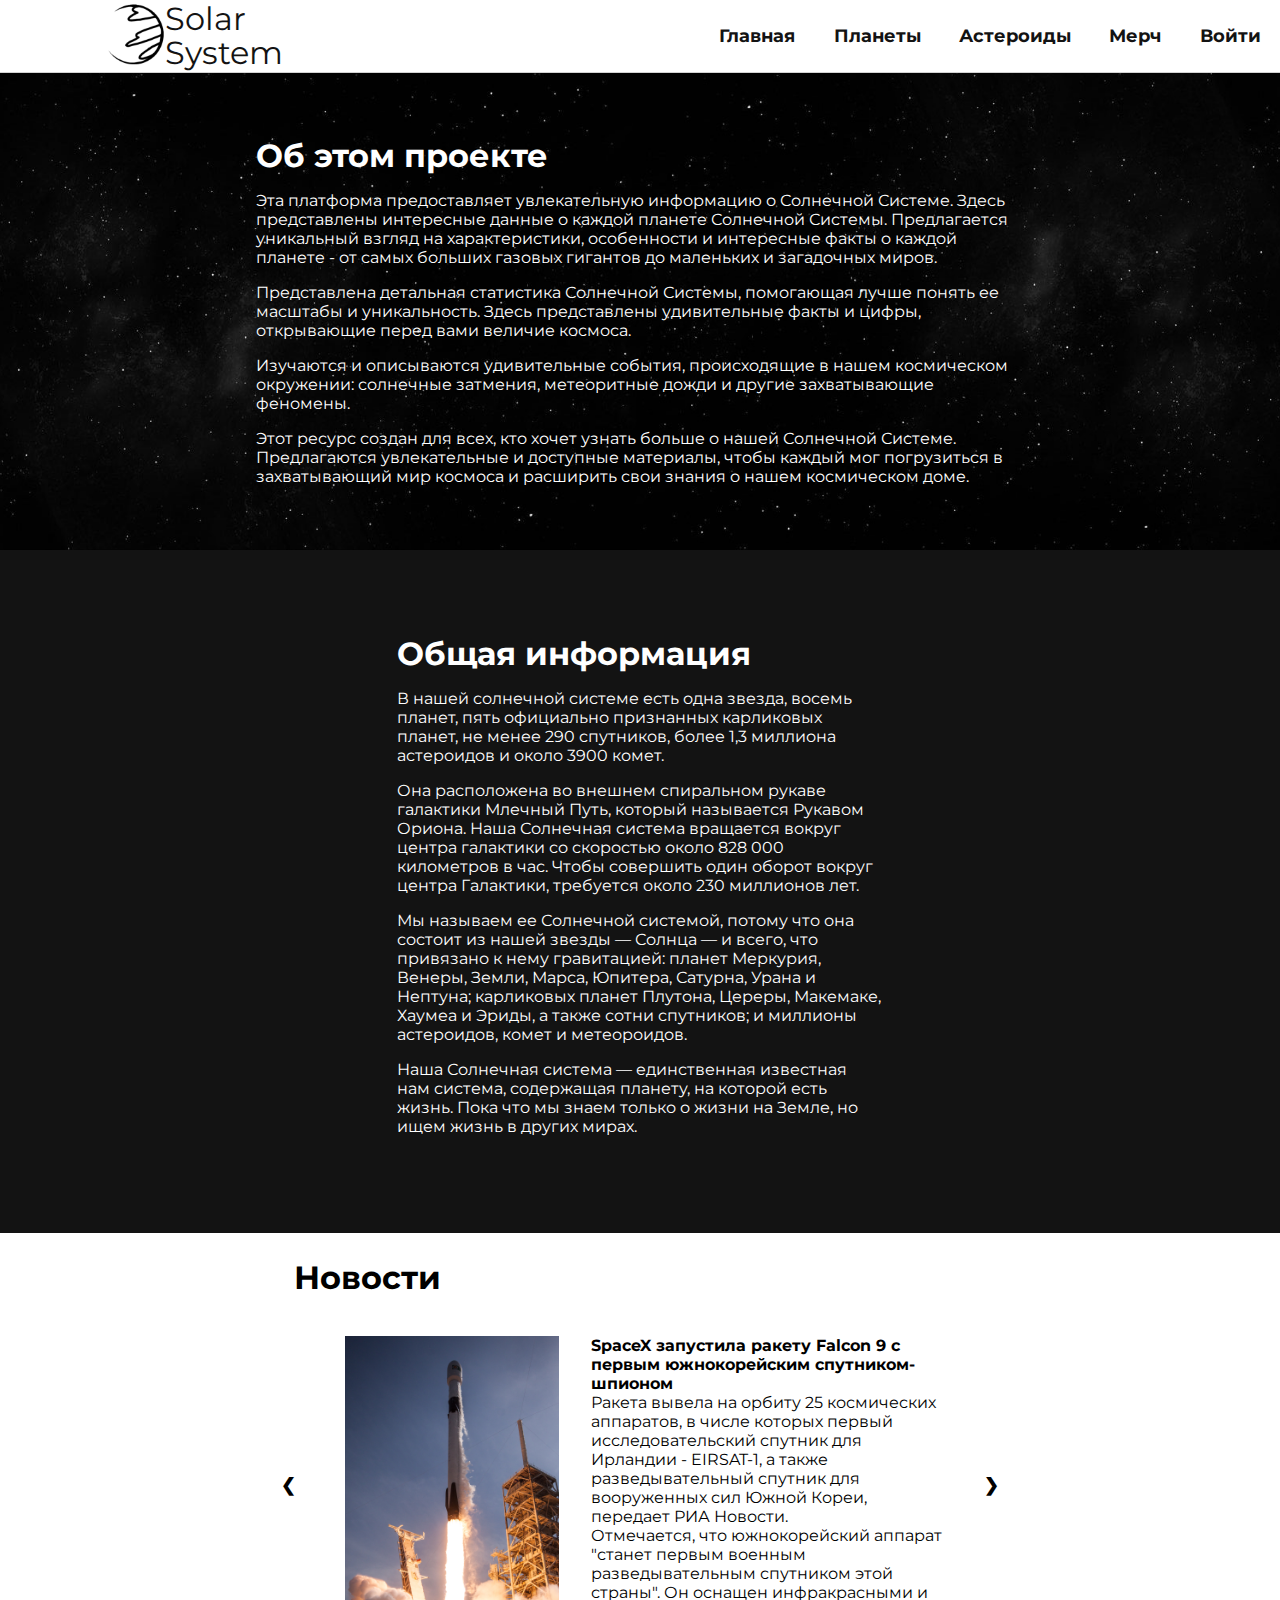
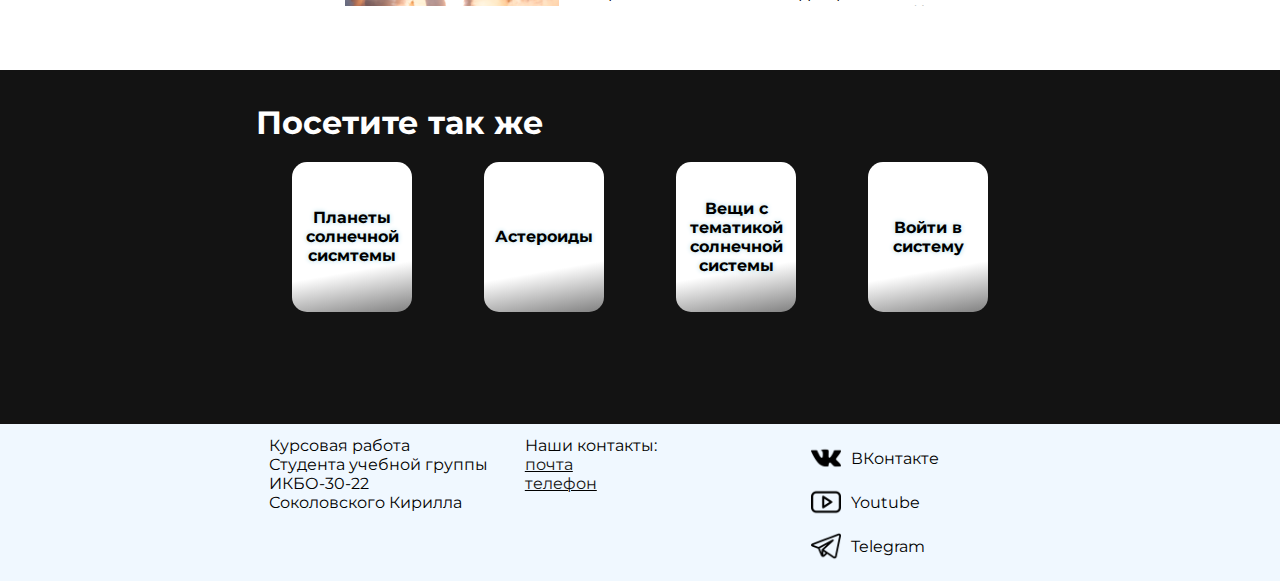
<file: index.html>
<!DOCTYPE html>
<html>
    <head>
        <link rel="preconnect" href="https://fonts.googleapis.com">
        <link rel="preconnect" href="https://fonts.gstatic.com" crossorigin>
        <link href="https://fonts.googleapis.com/css2?family=Montserrat:wght@400;800&display=swap" rel="stylesheet">
        <script src="index.js"></script>
        <script src="burger.js"></script>
        <link rel="stylesheet" href="hf.css">
        <link rel="stylesheet" href="index.css">
        <title>Solar system</title>
        <link rel="icon" href="favicon.ico" sizes="any">
    </head>
    <body onload="afterLoad()">
        <div class="page">
            <!-- Хедер -->
            <header>
                <a href="./index.html" class="logo"><img src="./img/logo.png" alt="LOGO" ><p>Solar<br>System</p></a>
                <ul class="nav">
                    <li><a href="./index.html">Главная</a></li>
                    <li><a href="./planets.html">Планеты</a></li>
                    <li><a href="./asteroids.html">Астероиды</a></li>
                    <li><a href="./merch.html">Мерч</a></li>
                    <li><a href="./auth.html">Войти</a></li>
                </ul>

                <input type="button" value="☰" id="burgbtn" onclick="changeBurg()">
                <div class="other" onclick="changeBurg()"></div>
                <div class="burger">
                    <div class="nav">
                        <a href="./index.html">Главная</a>
                        <a href="./planets.html">Планеты</a>
                        <a href="./asteroids.html">Астероиды</a>
                        <a href="./merch.html">Мерч</a>
                        <a href="./auth.html">Войти</a>
                    </div>
                </div>
            </header>

            <!--Мэйн-->
            <main>
                <section class="about">
                    <h1>Об этом проекте</h1>
                    <p>
                        Эта платформа предоставляет увлекательную информацию о Солнечной Системе. Здесь представлены интересные данные о каждой планете Солнечной Системы. Предлагается уникальный взгляд на характеристики, особенности и интересные факты о каждой планете - от самых больших газовых гигантов до маленьких и загадочных миров.
                    </p>
                    <p>
                        Представлена детальная статистика Солнечной Системы, помогающая лучше понять ее масштабы и уникальность. Здесь представлены удивительные факты и цифры, открывающие перед вами величие космоса.
                    </p>
                    <p>
                        Изучаются и описываются удивительные события, происходящие в нашем космическом окружении: солнечные затмения, метеоритные дожди и другие захватывающие феномены.
                    </p>
                    <p>
                        Этот ресурс создан для всех, кто хочет узнать больше о нашей Солнечной Системе. Предлагаются увлекательные и доступные материалы, чтобы каждый мог погрузиться в захватывающий мир космоса и расширить свои знания о нашем космическом доме.
                    </p>
                </section>
                <section class="overview">
                    <h1>Общая информация</h1>
                    <p>В нашей солнечной системе есть одна звезда, восемь планет, пять официально признанных карликовых планет, не менее 290 спутников, более 1,3 миллиона астероидов и около 3900 комет.</p>
                    <p>Она расположена во внешнем спиральном рукаве галактики Млечный Путь, который называется Рукавом Ориона. Наша Солнечная система вращается вокруг центра галактики со скоростью около 828 000 километров в час. Чтобы совершить один оборот вокруг центра Галактики, требуется около 230 миллионов лет.</p>
                    <p>Мы называем ее Солнечной системой, потому что она состоит из нашей звезды — Солнца — и всего, что привязано к нему гравитацией: планет Меркурия, Венеры, Земли, Марса, Юпитера, Сатурна, Урана и Нептуна; карликовых планет Плутона, Цереры, Макемаке, Хаумеа и Эриды, а также сотни спутников; и миллионы астероидов, комет и метеороидов.</p>
                    <p>Наша Солнечная система — единственная известная нам система, содержащая планету, на которой есть жизнь. Пока что мы знаем только о жизни на Земле, но ищем жизнь в других мирах.</p>
                </section>
                <section class="news">
                    <h1>Новости</h1>
                    <div class="slider">
                        <a class="prev" onclick="plusSlides(-1)">&#10094</a>
                        <a class="next" onclick="plusSlides(1)">&#10095</a>
                        <div class="item"><img src="img/falcon9.jpg" alt=""><div class="text"><h2>SpaceX запустила ракету Falcon 9 с первым южнокорейским спутником-шпионом</h2><p>Ракета вывела на орбиту 25 космических аппаратов, в числе которых первый исследовательский спутник для Ирландии - EIRSAT-1, а также разведывательный спутник для вооруженных сил Южной Кореи, передает РИА Новости. <br>                    Отмечается, что южнокорейский аппарат "станет первым военным разведывательным спутником этой страны". Он оснащен инфракрасными и электронно-оптическими сенсорами. К 2025 году Сеул с помощью SpaceX планирует вывести на орбиту еще четыре аналогичных аппарата. <br>Южная Корея запустила свой спутник спустя полторы недели после заявления Пхеньяна об успешном запуске собственного военного аппарата. В КНДР намерены в ближайшее время запустить на орбиту еще несколько спутников.</p></div></div>
                        <div class="item"><img src="img/star-stream.webp" alt=""><div class="text"><h2>Открыт гигантский поток звезд в 10 раз длиннее Млечного Пути</h2><p>Первые данные о нем были получены при помощи сравнительно небольшого 70-сантиметрового телескопа астронома Майкла Рича из Калифорнии. Затем исследователи нацелили на заинтересовавший их район более мощный и крупный 4,2-метровый телескоп Уильяма Гершеля, расположенный в Испании. В результате удалось идентифицировать чрезвычайно слабый поток, длина которого более чем в 10 раз превышает длину нашего Млечного Пути.<br>"Кажется, что поток плывет в центре скопления галактик и не связан ни с какой конкретной галактикой", - пишут исследователи. К слову, гигантский поток звезд расположен в скоплении Abell 1656 - это крупное скопление, содержащее более 1000 идентифицированных галактик. Оно, кстати, и одно из наиболее изученных. Это скопление распложено на расстоянии около 300 миллионов световых лет от Земли в направлении северного созвездия Волосы Вероники.</p></div></div>
                        <div class="item"><img src="img/hydrogen.jpg" alt=""><div class="text"><h2>На Луне впервые обнаружен водород</h2><p>Исследователи из Военно-морской исследовательской лаборатории США (NRL) впервые обнаружили водород в образцах лунного грунта. Это означает, что добыча воды прямо на поверхности Луны может стать жизненно важным ресурсом для будущих лунных баз.</p></div></div>
                    </div>
                </section>
                <section class="also-check">
                    <h1>Посетите так же</h1>
                    <div class="cards">

                        <div class="card" onclick="window.location.href = 'planets.html'">
                            <h3>Планеты солнечной сисмтемы</h3>
                        </div>

                        <div class="card" onclick="window.location.href = './asteroids.html'">
                            <h3>Астероиды</h3>
                        </div>

                        <div class="card" onclick="window.location.href = './merch.html'">
                            <h3>Вещи с тематикой солнечной системы</h3>
                        </div>
                        
                        <div class="card" onclick="window.location.href = './auth.html'">
                            <h3>Войти в систему</h3>
                        </div>

                        <div class="blur"></div>
                    </div>
                </section>
            </main>

            <!-- Футер -->
            <footer>
                <div class="faq"><p>
                    Курсовая работа<br>Студента учебной группы ИКБО-30-22<br>Соколовского Кирилла
                </p></div>
                <div class="contact">
                    Наши контакты:<br><a href="mailto:s.kirill29@gmail.com">почта</a><br><a href="tel:79152416128">телефон</a>
                </div>
                <div class="social">
                    <div class="vk"><img src="img/vk.png" alt="vk" width="30px", height="30px"><p> ВКонтакте</p></div>
                    <div class="yt"><img src="img/yt.png" alt="telegram" width="30px", height="30px"><p> Youtube</p></div>
                    <div class="tg"><img src="img/tg.png" alt="telegram" width="30px", height="30px"><p> Telegram</p></div>
                </div>
            </footer>
        </div>
    </body>
</html>
</file>
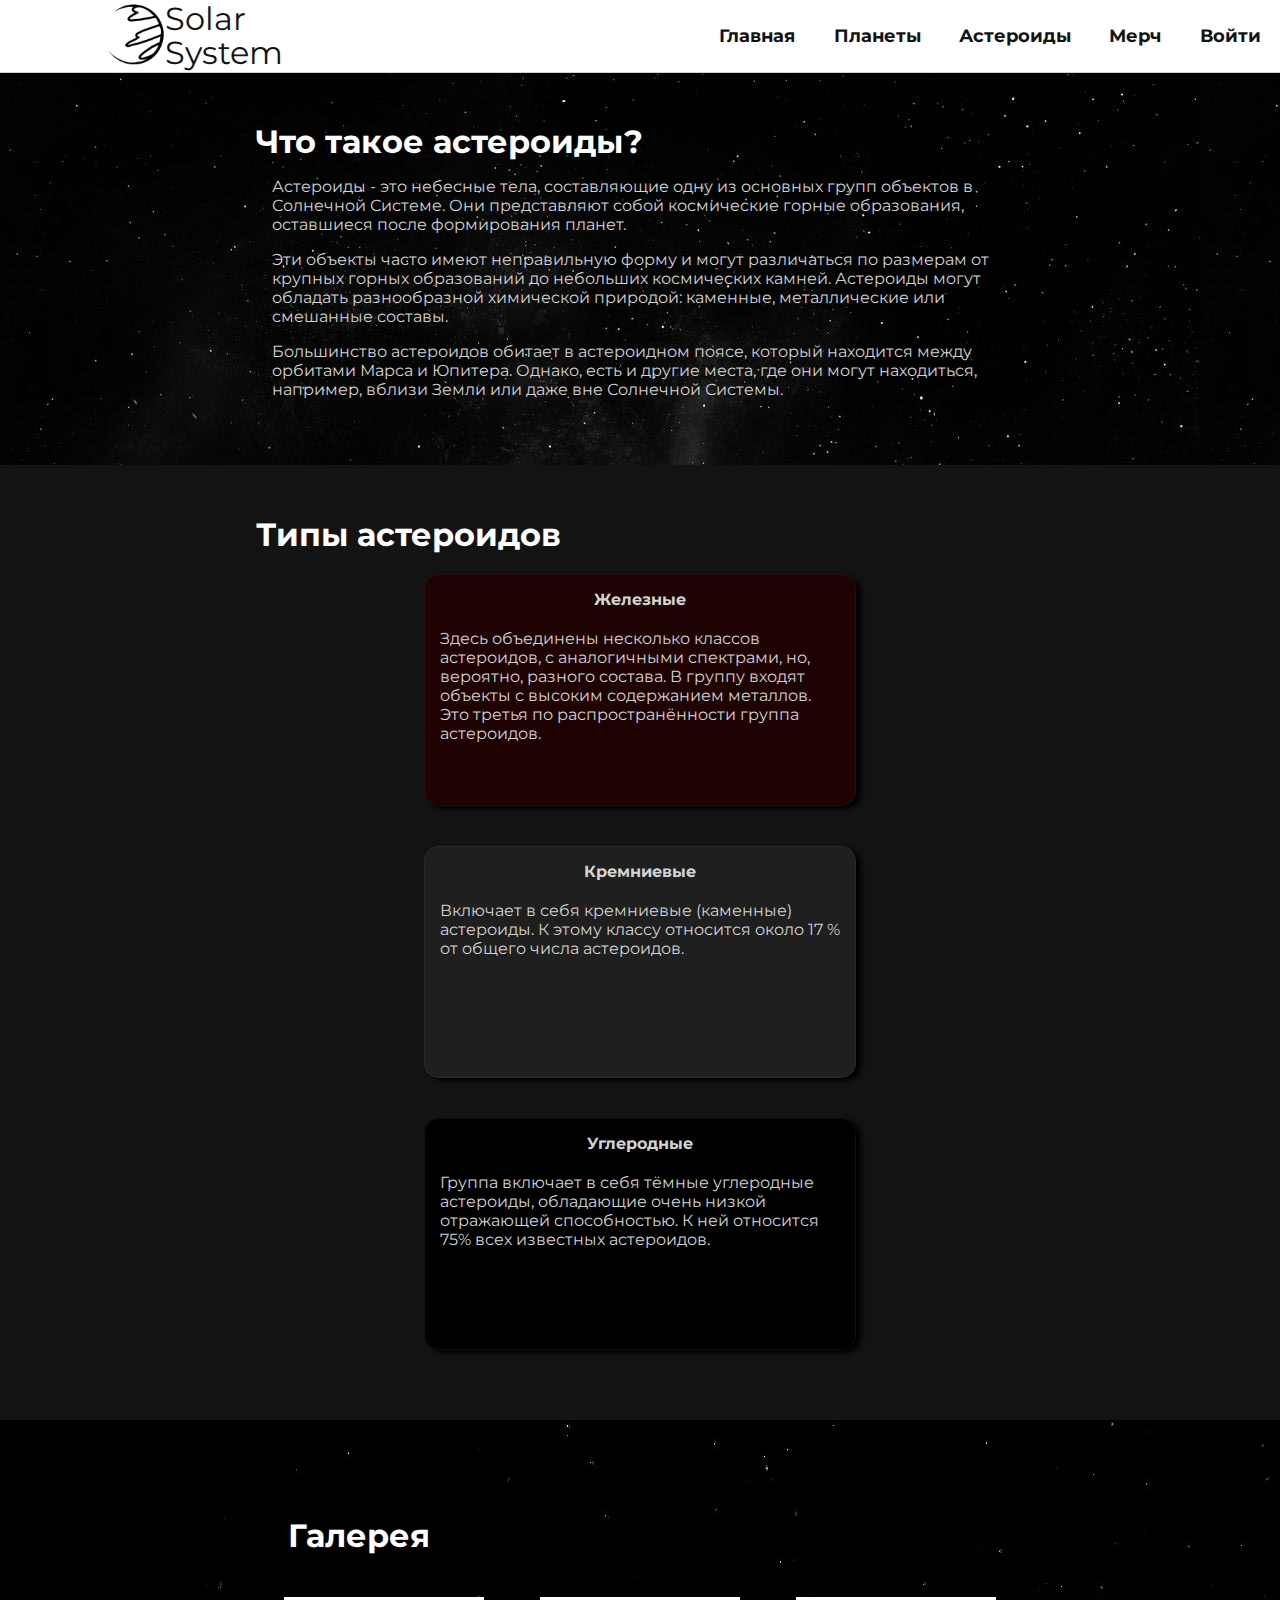
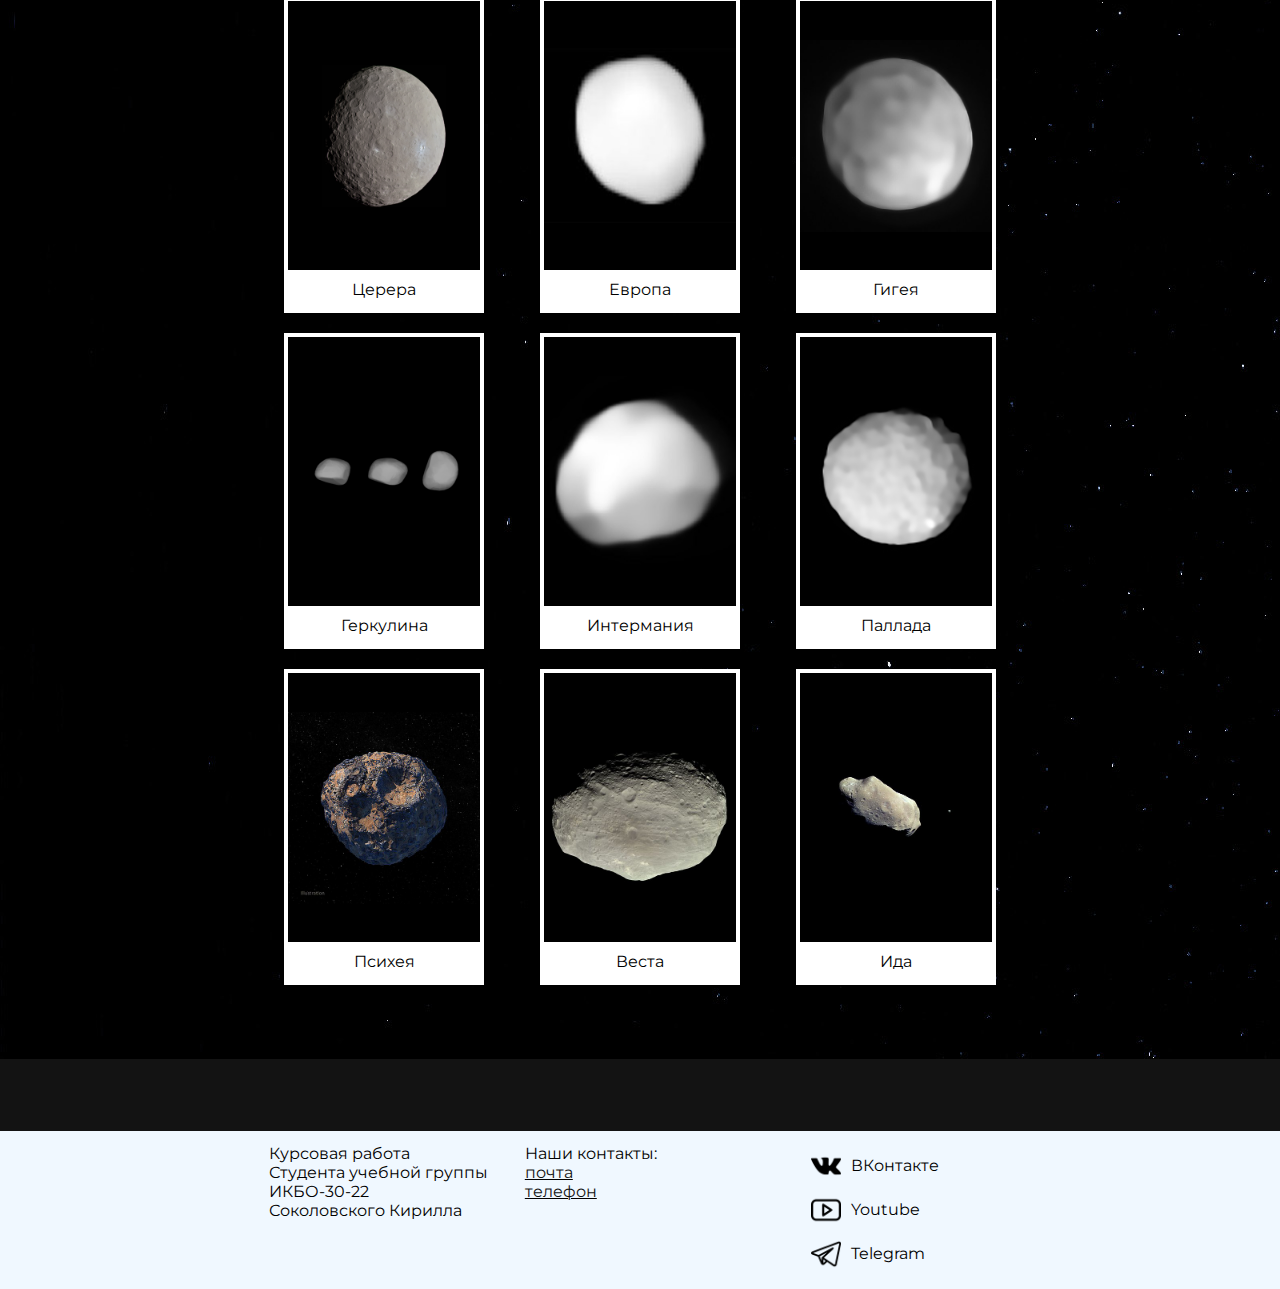
<file: asteroids.html>
<!DOCTYPE html>
<html>
    <head>
        <link rel="preconnect" href="https://fonts.googleapis.com">
        <link rel="preconnect" href="https://fonts.gstatic.com" crossorigin>
        <link href="https://fonts.googleapis.com/css2?family=Montserrat:wght@400;800&display=swap" rel="stylesheet">
        <script src="gallery.js"></script>
        <script src="burger.js"></script>
        <link rel="stylesheet" href="hf.css">
        <link rel="stylesheet" href="asteroids.css">
        <title>Solar system</title>
        <link rel="icon" href="favicon.ico" sizes="any">
    </head>
    <body onload="afterLoad()">
        <div class="page">
<!-- Хедер -->
            <header>
                <a href="./index.html" class="logo"><img src="./img/logo.png" alt="LOGO" ><p>Solar<br>System</p></a>
                <ul class="nav">
                    <li><a href="./index.html">Главная</a></li>
                    <li><a href="./planets.html">Планеты</a></li>
                    <li><a href="./asteroids.html">Астероиды</a></li>
                    <li><a href="./merch.html">Мерч</a></li>
                    <li><a href="./auth.html">Войти</a></li>
                </ul>

                <input type="button" value="☰" id="burgbtn" onclick="changeBurg()">
                <div class="other" onclick="changeBurg()"></div>
                <div class="burger">
                    <div class="nav">
                        <a href="./index.html">Главная</a>
                        <a href="./planets.html">Планеты</a>
                        <a href="./asteroids.html">Астероиды</a>
                        <a href="./merch.html">Мерч</a>
                        <a href="./auth.html">Войти</a>
                    </div>
                </div>
            </header>

<!--Мэйн-->
            <main>
                <section class="defenition">
                    <h1>Что такое астероиды?</h1>
                    <p>Астероиды - это небесные тела, составляющие одну из основных групп объектов в Солнечной Системе. Они представляют собой космические горные образования, оставшиеся после формирования планет.</p>
                    <p>Эти объекты часто имеют неправильную форму и могут различаться по размерам от крупных горных образований до небольших космических камней. Астероиды могут обладать разнообразной химической природой: каменные, металлические или смешанные составы.</p>
                    <p>Большинство астероидов обитает в астероидном поясе, который находится между орбитами Марса и Юпитера. Однако, есть и другие места, где они могут находиться, например, вблизи Земли или даже вне Солнечной Системы.</p>
                </section>
                <section class="types">
                    <h1>Типы астероидов</h1>
                    <div class="type-wrap">
                        <div class="type" id="fe">
                            <h3>Железные</h3>
                            <p>Здесь объединены несколько классов астероидов, с аналогичными спектрами, но, вероятно, разного состава. В группу входят объекты с высоким содержанием металлов. Это третья по распространённости группа астероидов.</p>
                        </div>
                        <div class="type" id="si">
                            <h3>Кремниевые</h3>
                            <p>Включает в себя кремниевые (каменные) астероиды. К этому классу относится около 17 % от общего числа астероидов.</p>
                        </div>
                        <div class="type" id="c">
                            <h3>Углеродные</h3>
                            <p>Группа включает в себя тёмные углеродные астероиды, обладающие очень низкой отражающей способностью. К ней относится 75% всех известных астероидов.</p>
                        </div>
                    </div>
                </section>
                <section class="gallery-wrap">
                    <h1>Галерея</h1>
                    <div class="gallery">
                        <div class="item">
                            <img src="./img/ast/Cer.png" alt="" onclick="increase_size(this)">
                            <p>Церера</p>
                        </div>
                        <div class="item">
                            <img src="./img/ast/Eur.jpg" alt="" onclick="increase_size(this)">
                            <p>Европа</p>
                        </div>
                        <div class="item">
                            <img src="./img/ast/gig.jpg" alt="" onclick="increase_size(this)">
                            <p>Гигея</p>
                        </div>
                        <div class="item">
                            <img src="./img/ast/Herc.png" alt="" onclick="increase_size(this)">
                            <p>Геркулина</p>
                        </div>
                        <div class="item">
                            <img src="./img/ast/Int.jpg" alt="" onclick="increase_size(this)">
                            <p>Интермания</p>
                        </div>
                        <div class="item">
                            <img src="./img/ast/Pot.png" alt="" onclick="increase_size(this)">
                            <p>Паллада</p>
                        </div>
                        <div class="item">
                            <img src="./img/ast/Psy.jpg" alt="" onclick="increase_size(this)">
                            <p>Психея</p>
                        </div>
                        <div class="item">
                            <img src="./img/ast/Ves.jpg" alt="" onclick="increase_size(this)">
                            <p>Веста</p>
                        </div>
                        <div class="item">
                            <img src="./img/ast/ida.jpg" alt="" onclick="increase_size(this)">
                            <p>Ида</p>
                        </div>
                    </div>
                </section>
            </main>

<!-- Футер -->
            <footer>
                <div class="faq"><p>
                    Курсовая работа<br>Студента учебной группы ИКБО-30-22<br>Соколовского Кирилла
                </p></div>
                <div class="contact">
                    Наши контакты:<br><a href="mailto:s.kirill29@gmail.com">почта</a><br><a href="tel:79152416128">телефон</a>
                </div>
                <div class="social">
                    <div class="vk"><img src="img/vk.png" alt="vk" width="30px", height="30px"><p> ВКонтакте</p></div>
                    <div class="yt"><img src="img/yt.png" alt="telegram" width="30px", height="30px"><p> Youtube</p></div>
                    <div class="tg"><img src="img/tg.png" alt="telegram" width="30px", height="30px"><p> Telegram</p></div>
                </div>
            </footer>
        </div>
    </body>
</html>
</file>
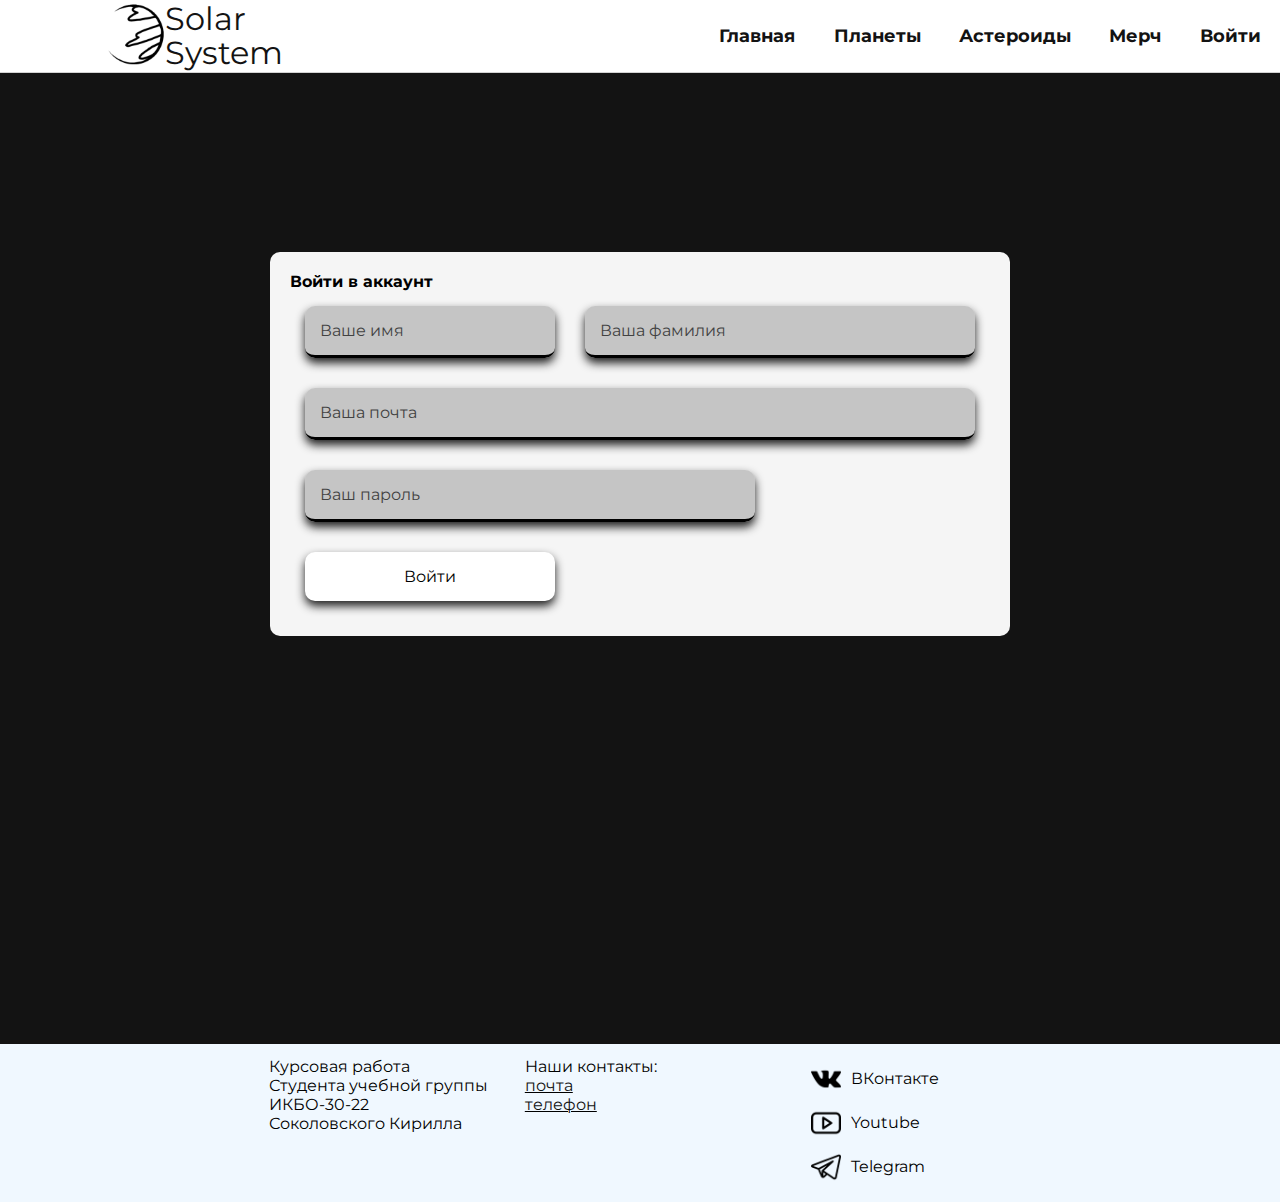
<file: auth.html>
<!DOCTYPE html>
<html>
    <head>
        <link rel="preconnect" href="https://fonts.googleapis.com">
        <link rel="preconnect" href="https://fonts.gstatic.com" crossorigin>
        <link href="https://fonts.googleapis.com/css2?family=Montserrat:wght@400;800&display=swap" rel="stylesheet">
        <script src="burger.js"></script>
        <link rel="stylesheet" href="hf.css">
        <link rel="stylesheet" href="auth.css">
        <title>Solar system</title>
        <link rel="icon" href="favicon.ico" sizes="any">
    </head>
    <body>
        <div class="page">
<!-- Хедер -->
            <header>
                <a href="./index.html" class="logo"><img src="./img/logo.png" alt="LOGO" ><p>Solar<br>System</p></a>
                <ul class="nav">
                    <li><a href="./index.html">Главная</a></li>
                    <li><a href="./planets.html">Планеты</a></li>
                    <li><a href="./asteroids.html">Астероиды</a></li>
                    <li><a href="./merch.html">Мерч</a></li>
                    <li><a href="./auth.html">Войти</a></li>
                </ul>

                <input type="button" value="☰" id="burgbtn" onclick="changeBurg()">
                <div class="other" onclick="changeBurg()"></div>
                <div class="burger">
                    <div class="nav">
                        <a href="./index.html">Главная</a>
                        <a href="./planets.html">Планеты</a>
                        <a href="./asteroids.html">Астероиды</a>
                        <a href="./merch.html">Мерч</a>
                        <a href="./auth.html">Войти</a>
                    </div>
                </div>
            </header>

<!--Мэйн-->
            <main>
                <form action="" method="get" class="form"> 
                    <h3>Войти в аккаунт</h3>   
                    <input type="text" name="" id="name" placeholder="Ваше имя">
                    <input type="text" name="" id="secondname" placeholder="Ваша фамилия">
                    <input type="text" name="" id="mail" placeholder="Ваша почта">
                    <input type="password" name="" id="password" placeholder="Ваш пароль">
                    <button class="btn" onclick="alert('Данная функция еще не реализована :<')" disabled="true">Войти</button>
                </form>
            </main>

<!-- Футер -->
            <footer>
                <div class="faq"><p>
                    Курсовая работа<br>Студента учебной группы ИКБО-30-22<br>Соколовского Кирилла
                </p></div>
                <div class="contact">
                    Наши контакты:<br><a href="mailto:s.kirill29@gmail.com">почта</a><br><a href="tel:79152416128">телефон</a>
                </div>
                <div class="social">
                    <div class="vk"><img src="img/vk.png" alt="vk" width="30px", height="30px"><p> ВКонтакте</p></div>
                    <div class="yt"><img src="img/yt.png" alt="telegram" width="30px", height="30px"><p> Youtube</p></div>
                    <div class="tg"><img src="img/tg.png" alt="telegram" width="30px", height="30px"><p> Telegram</p></div>
                </div>
            </footer>
        </div>
    </body>
</html>
</file>
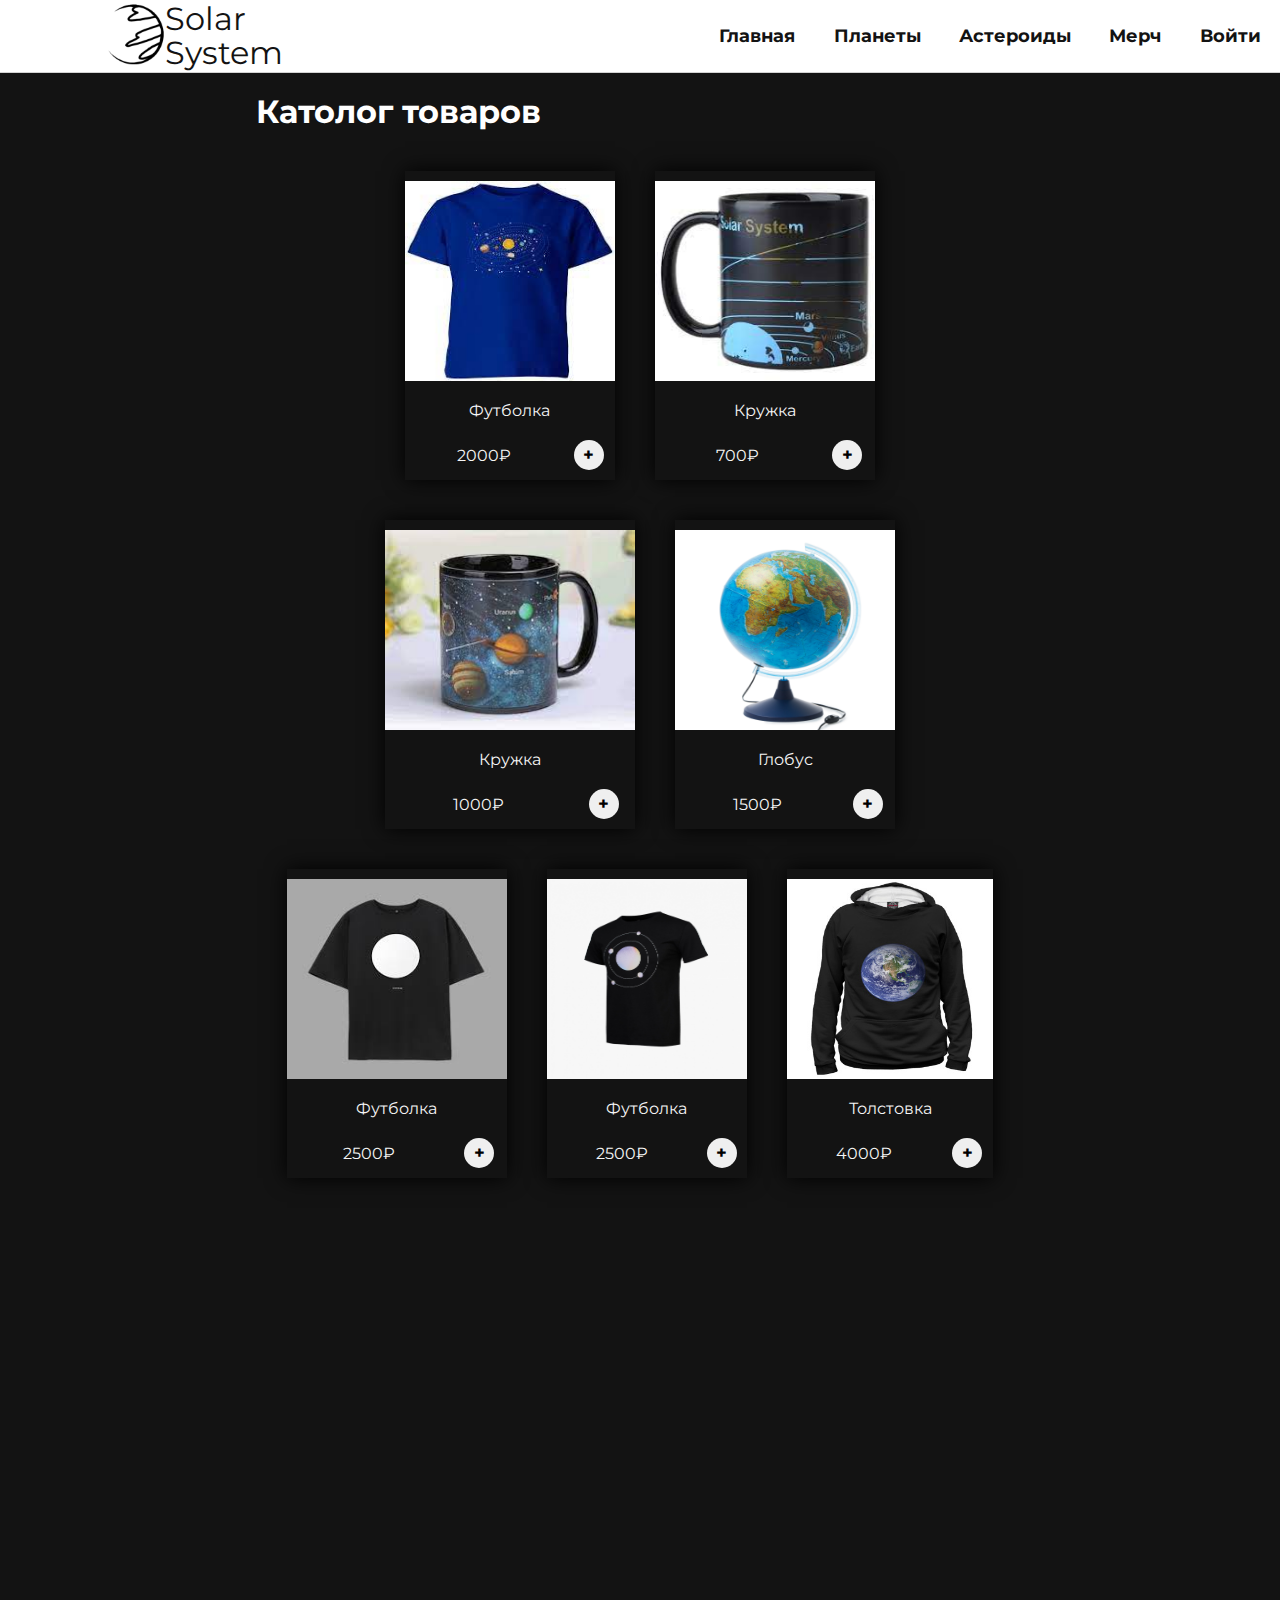
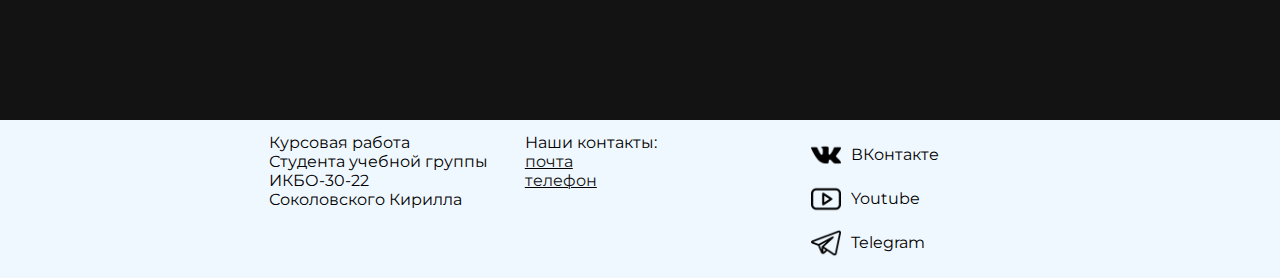
<file: merch.html>
<!DOCTYPE html>
<html>
    <head>
        <link rel="preconnect" href="https://fonts.googleapis.com">
        <link rel="preconnect" href="https://fonts.gstatic.com" crossorigin>
        <link href="https://fonts.googleapis.com/css2?family=Montserrat:wght@400;800&display=swap" rel="stylesheet">
        <script src="merch.js"></script>
        <script src="burger.js"></script>
        <link rel="stylesheet" href="hf.css">
        <link rel="stylesheet" href="merch.css">
        <title>Solar system</title>
        <link rel="icon" href="favicon.ico" sizes="any">
    </head>
    <body>
        <div class="page">
<!-- Хедер -->
            <header>
                <a href="./index.html" class="logo"><img src="./img/logo.png" alt="LOGO" ><p>Solar<br>System</p></a>
                <ul class="nav">
                    <li><a href="./index.html">Главная</a></li>
                    <li><a href="./planets.html">Планеты</a></li>
                    <li><a href="./asteroids.html">Астероиды</a></li>
                    <li><a href="./merch.html">Мерч</a></li>
                    <li><a href="./auth.html">Войти</a></li>
                </ul>

                <input type="button" value="☰" id="burgbtn" onclick="changeBurg()">
                <div class="other" onclick="changeBurg()"></div>
                <div class="burger">
                    <div class="nav">
                        <a href="./index.html">Главная</a>
                        <a href="./planets.html">Планеты</a>
                        <a href="./asteroids.html">Астероиды</a>
                        <a href="./merch.html">Мерч</a>
                        <a href="./auth.html">Войти</a>
                    </div>
                </div>
            </header>

<!--Мэйн-->
            <main>
                <section class="market">
                    <h1>Католог товаров</h1>
                    <div class="items">
                        <div class="item" id="shirt1">
                            <img src="./img/merch/1.jpg" alt="Футболка" class="img">
                            <p class="name">Футболка</p>
                            <input type="button" value="+" onclick="addToCart(this.parentElement)">
                            <p class="price">2000</p>
                        </div>
                        
                        <div class="item" id="cup1">
                            <img src="./img/merch/2.jpg" alt="Кружка" class="img">
                            <p class="name">Кружка</p>
                            <input type="button" value="+" onclick="addToCart(this.parentElement)">
                            <p class="price">700</p>
                        </div>
                        
                        <div class="item" id="cup2">
                            <img src="./img/merch/3.jpg" alt="Кружка" class="img">
                            <p class="name">Кружка</p>
                            <input type="button" value="+" onclick="addToCart(this.parentElement)">
                            <p class="price">1000</p>
                        </div>
                        
                        <div class="item" id="globus">
                            <img src="./img/merch/4.jpg" alt="Глобус" class="img">
                            <p class="name">Глобус</p>
                            <input type="button" value="+" onclick="addToCart(this.parentElement)">
                            <p class="price">1500</p>
                        </div>
                        
                        <div class="item" id="shirt2">
                            <img src="./img/merch/5.jpg" alt="Футболка" class="img">
                            <p class="name">Футболка</p>
                            <input type="button" value="+" onclick="addToCart(this.parentElement)">
                            <p class="price">2500</p>
                        </div>
                        
                        <div class="item" id="shirt3">
                            <img src="./img/merch/6.jpg" alt="Футболка" class="img">
                            <p class="name">Футболка</p>
                            <input type="button" value="+" onclick="addToCart(this.parentElement)">
                            <p class="price">2500</p>
                        </div>
                        
                        <div class="item" id="hoodie">
                            <img src="./img/merch/7.jpg" alt="Толстовка" class="img">
                            <p class="name">Толстовка</p>
                            <input type="button" value="+" onclick="addToCart(this.parentElement)">
                            <p class="price">4000</p>
                        </div>
                        
                    </div>
                </section>

                <section class="cart-wrap">
                    <div class="cart"></div>
                    <input type="button" value="🗑️" onclick="clearCart()">
                </section>
            </main>

<!-- Футер -->
            <footer>
                <div class="faq"><p>
                    Курсовая работа<br>Студента учебной группы ИКБО-30-22<br>Соколовского Кирилла
                </p></div>
                <div class="contact">
                    Наши контакты:<br><a href="mailto:s.kirill29@gmail.com">почта</a><br><a href="tel:79152416128">телефон</a>
                </div>
                <div class="social">
                    <div class="vk"><img src="img/vk.png" alt="vk" width="30px", height="30px"><p> ВКонтакте</p></div>
                    <div class="yt"><img src="img/yt.png" alt="telegram" width="30px", height="30px"><p> Youtube</p></div>
                    <div class="tg"><img src="img/tg.png" alt="telegram" width="30px", height="30px"><p> Telegram</p></div>
                </div>
            </footer>
        </div>
    </body>
</html>
</file>
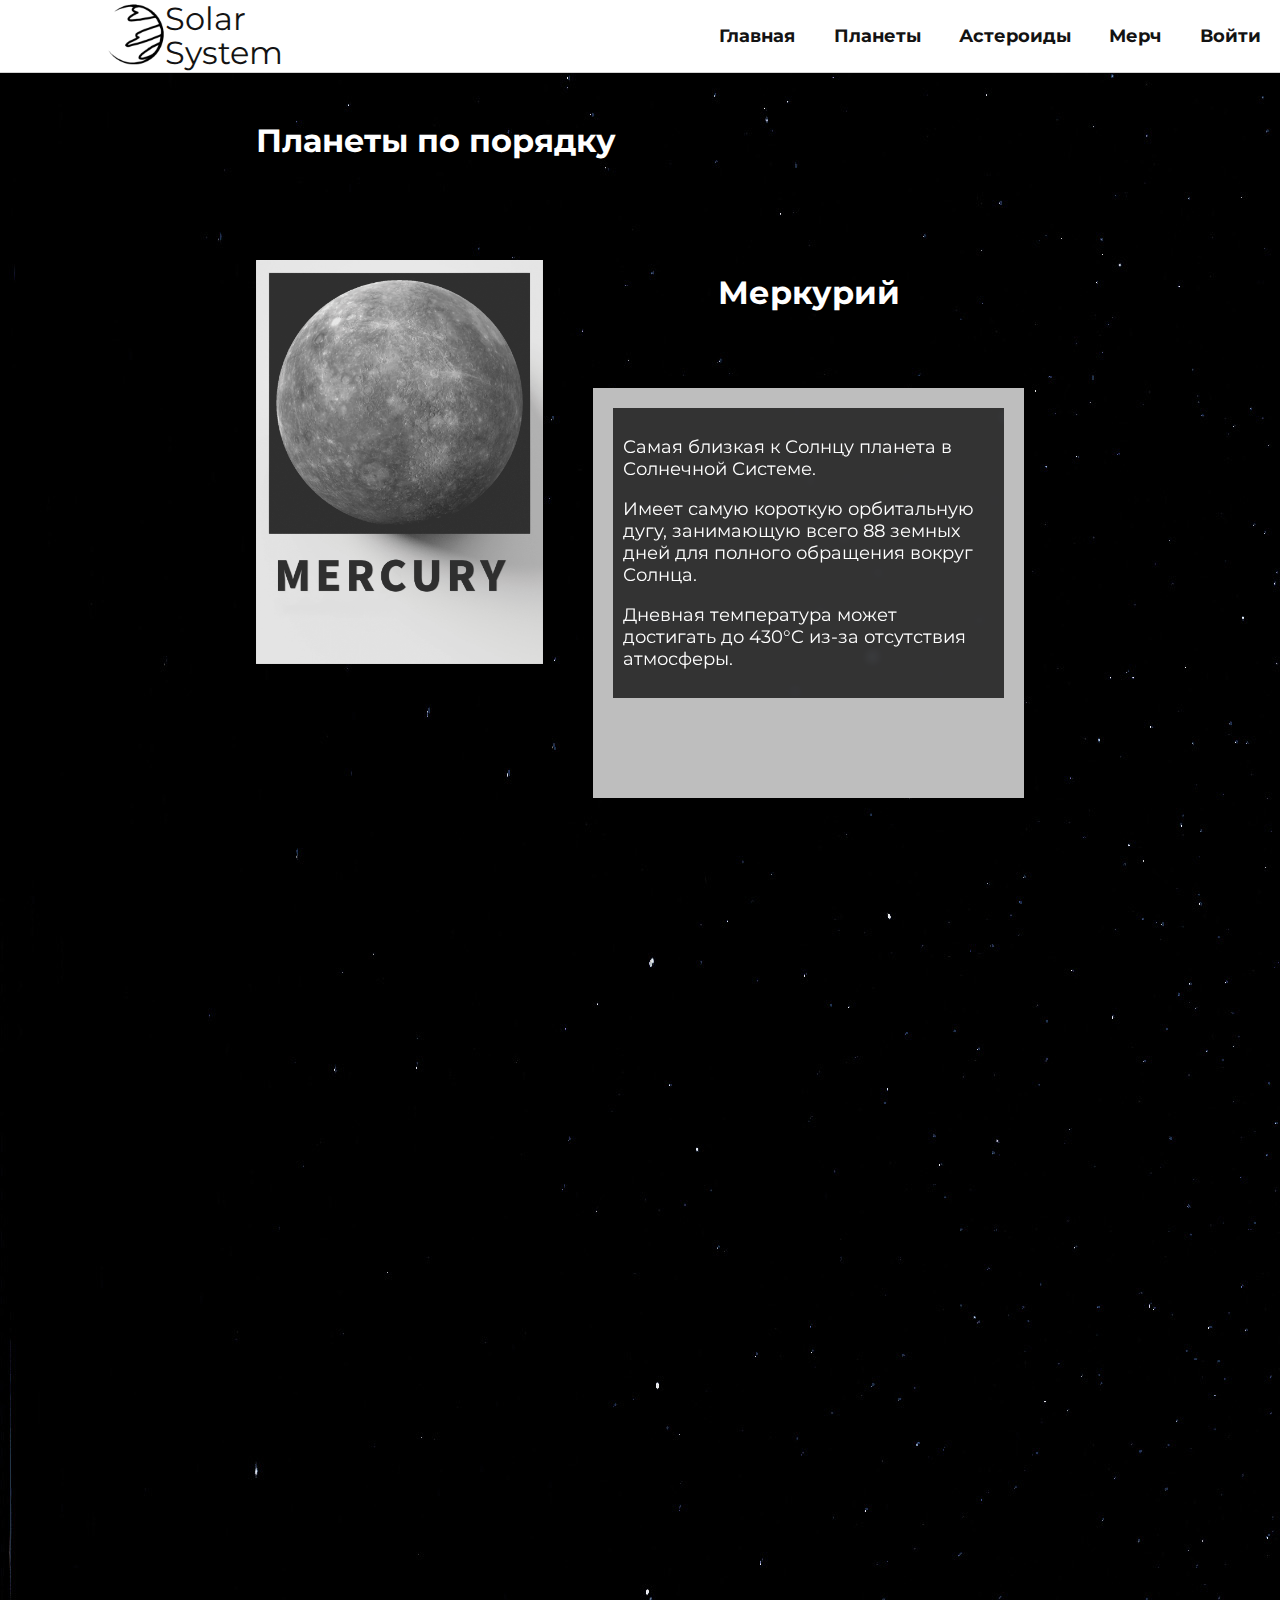
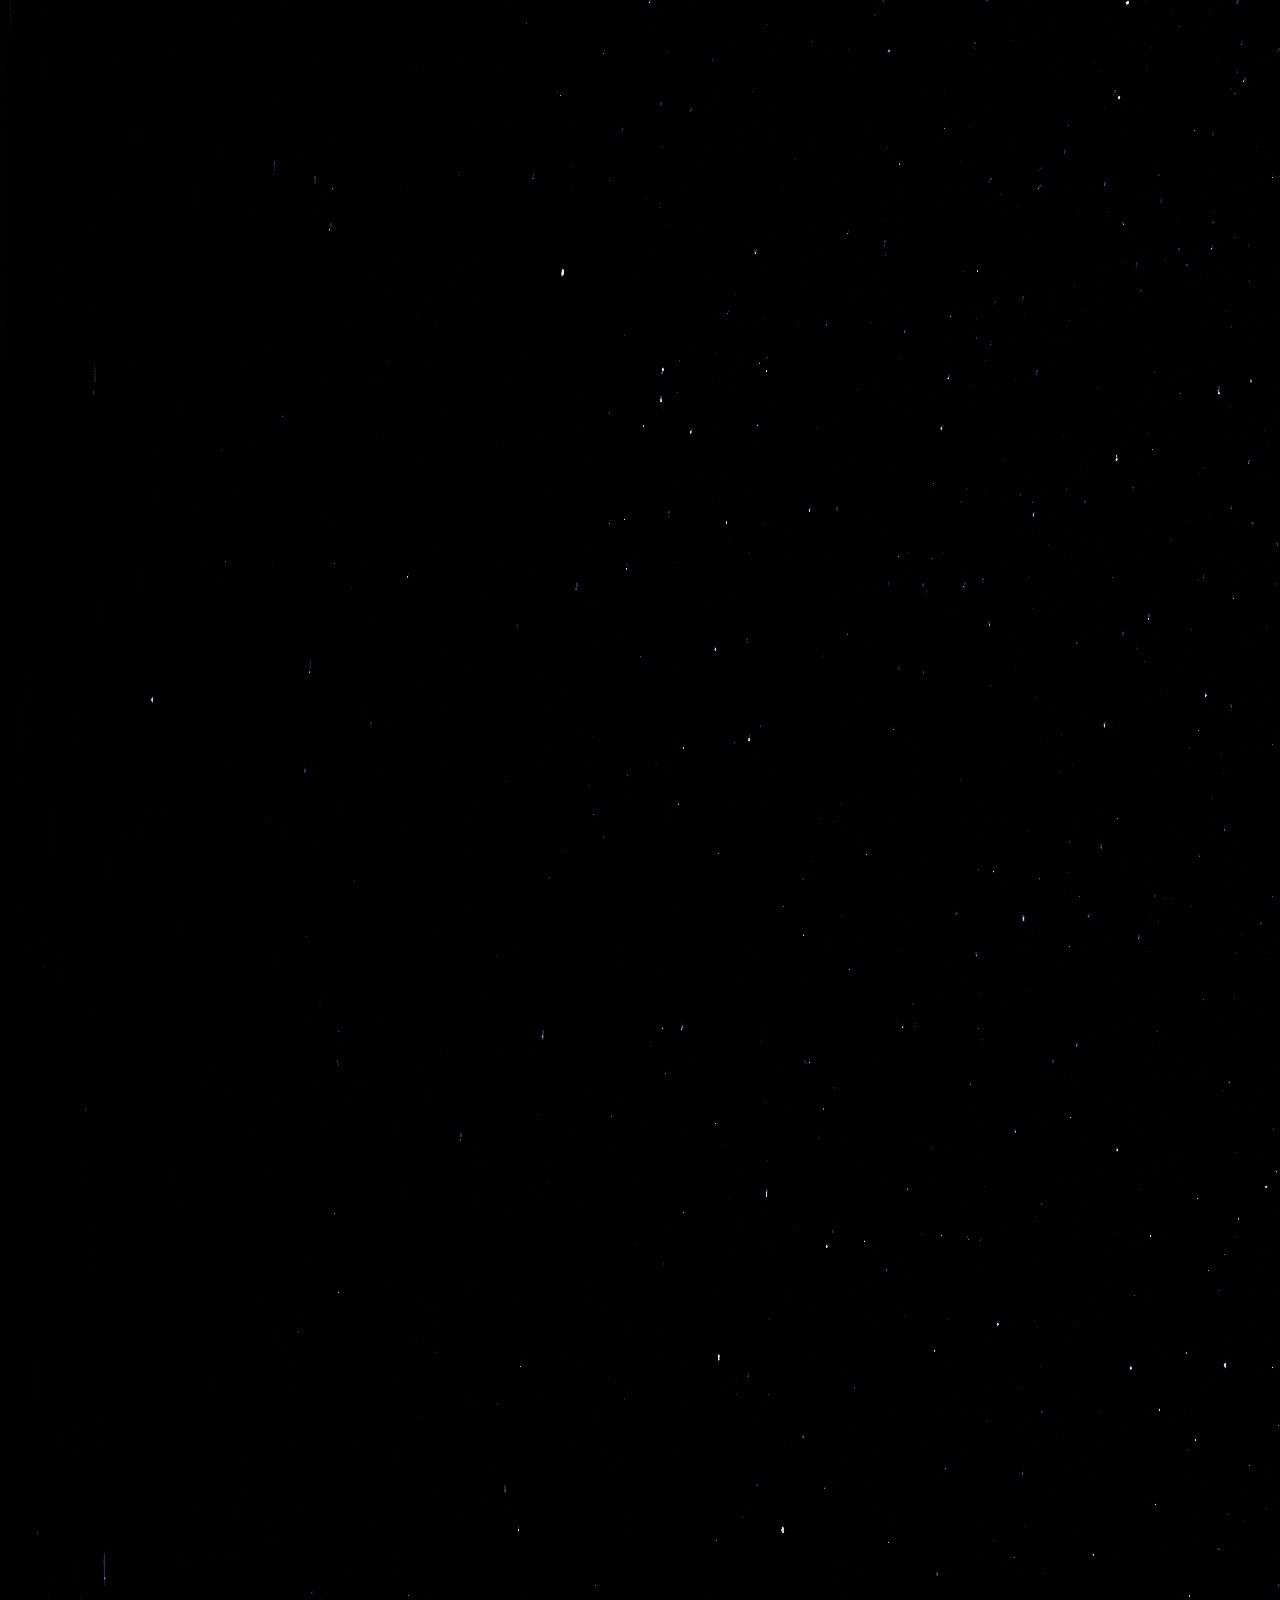
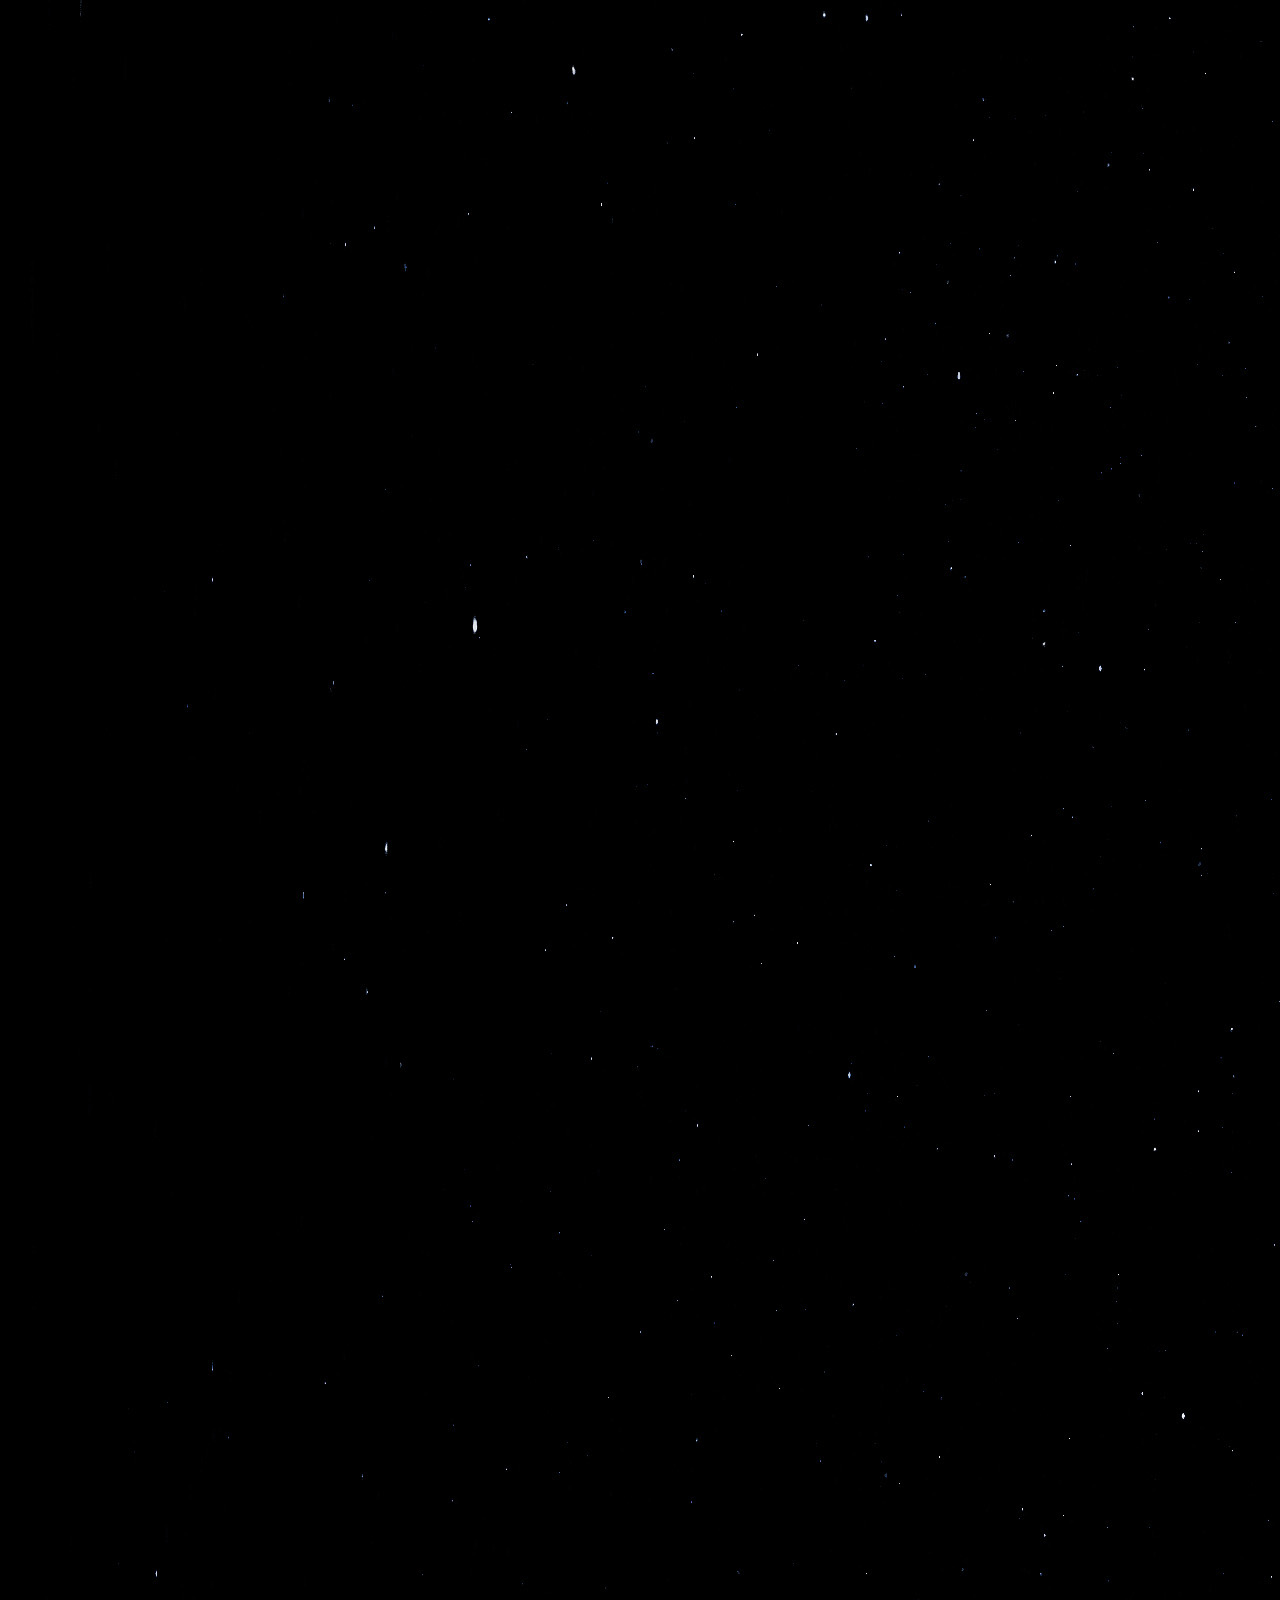
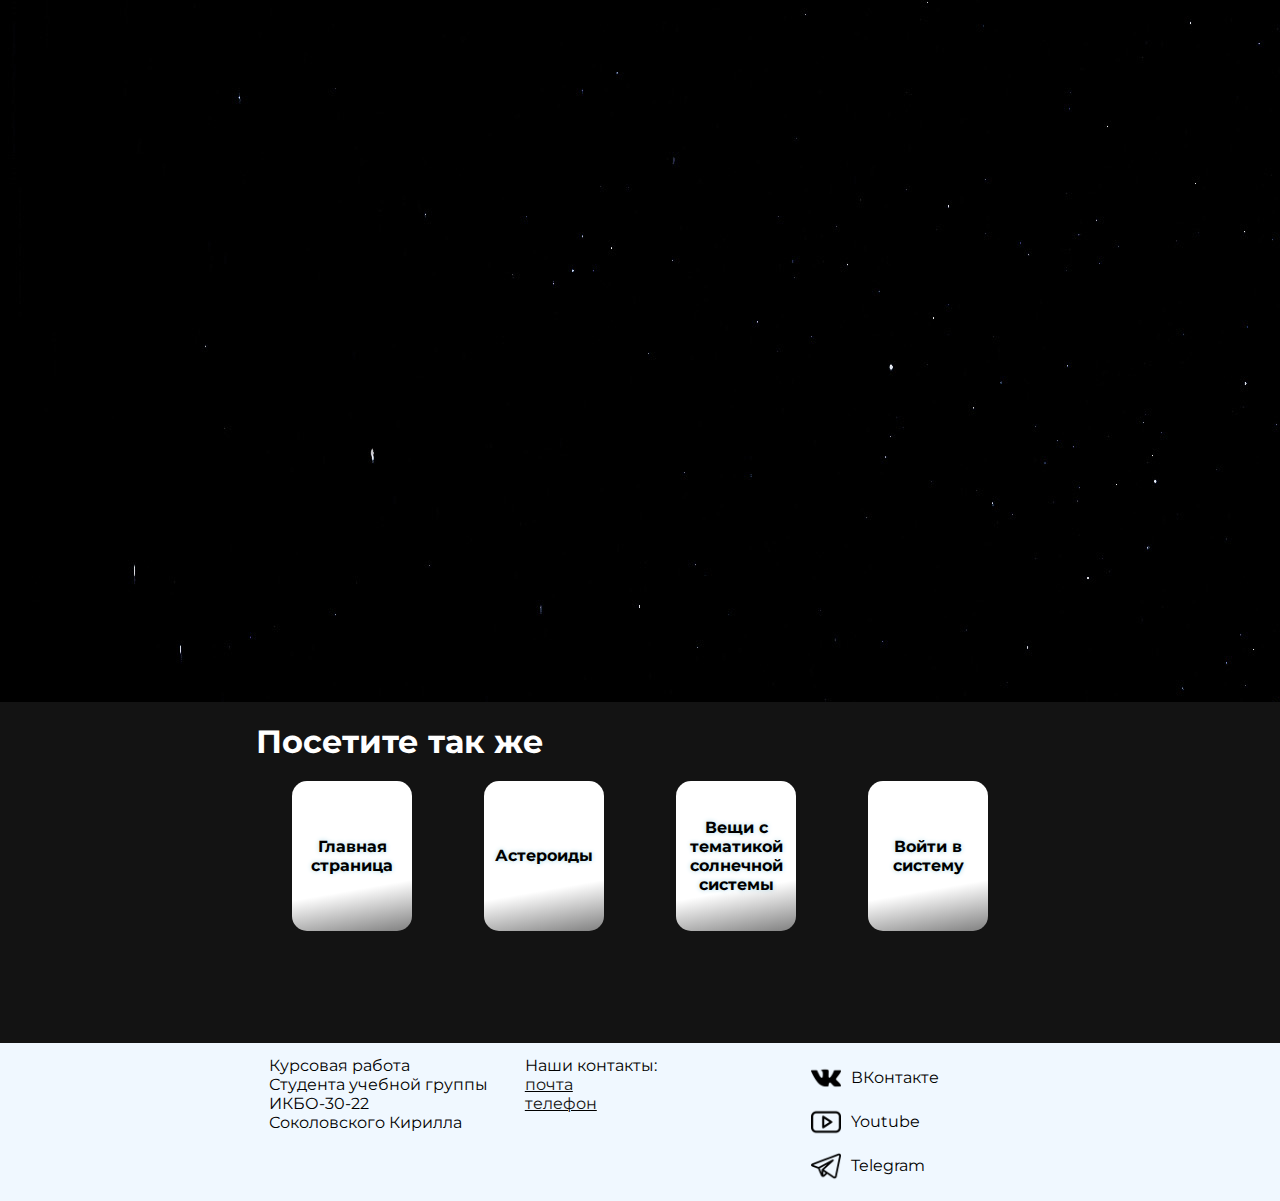
<file: planets.html>
<!DOCTYPE html>
<html>
    <head>
        <link rel="preconnect" href="https://fonts.googleapis.com">
        <link rel="preconnect" href="https://fonts.gstatic.com" crossorigin>
        <link href="https://fonts.googleapis.com/css2?family=Montserrat:wght@400;800&display=swap" rel="stylesheet">
        <script src="planets.js"></script>
        <script src="burger.js"></script>
        <link rel="stylesheet" href="hf.css">
        <link rel="stylesheet" href="planets.css">
        <title>Планеты</title>
        <link rel="icon" href="./favicon.ico" sizes="any">
    </head>
    <body>
        <div class="page">
        <!-- Хедер -->
        <header>
            <a href="./index.html" class="logo"><img src="./img/logo.png" alt="LOGO" ><p>Solar<br>System</p></a>
            <ul class="nav">
                <li><a href="./index.html">Главная</a></li>
                <li><a href="./planets.html">Планеты</a></li>
                <li><a href="./asteroids.html">Астероиды</a></li>
                <li><a href="./merch.html">Мерч</a></li>
                <li><a href="./auth.html">Войти</a></li>
            </ul>

            <input type="button" value="☰" id="burgbtn" onclick="changeBurg()">
            <div class="other" onclick="changeBurg()"></div>
            <div class="burger">
                <div class="nav">
                    <a href="./index.html">Главная</a>
                    <a href="./planets.html">Планеты</a>
                    <a href="./asteroids.html">Астероиды</a>
                    <a href="./merch.html">Мерч</a>
                    <a href="./auth.html">Войти</a>
                </div>
            </div>
        </header>


        <!--Мэйн-->
            <main id="main">
                <section class="planets">
                    <h1>Планеты по порядку</h1>
                    <div class="planet active" id="mercury"><h1>Меркурий</h1><img src="./img/card_mercury.png" alt=""><div class="text"><p>Самая близкая к Солнцу планета в Солнечной Системе.</p><p>Имеет самую короткую орбитальную дугу, занимающую всего 88 земных дней для полного обращения вокруг Солнца.</p><p>Дневная температура может достигать до 430°C из-за отсутствия атмосферы.</p></div></div>
                    <div class="planet" id="venus"><h1>Венера</h1><img src="./img/card_venus.png" alt=""><div class="text"><p>Имеет самую плотную атмосферу с высоким содержанием углекислого газа.</p><p>Венера вращается в направлении, противоположном остальным планетам.</p><p>Ее поверхность скрыта густыми облаками серной кислоты.</p></div></div>
                    <div class="planet" id="earth"><h1>Земля</h1><img src="./img/card_earth.png" alt=""><div class="text"><p>Единственная планета, на которой известно существование жизни.</p><p>71% ее поверхности покрыто водой.</p><p>Полностью обращается вокруг своей оси за примерно 24 часа, что определяет длину суток.</p></div></div>
                    <div class="planet" id="mars"><h1>Марс</h1><img src="./img/card_mars.png" alt=""><div class="text"><p>Имеет самую высокую гору в Солнечной Системе - вулкан Олимп, высота которого превышает 21 километр.</p><p>Обладает атмосферой, состоящей в основном из углекислого газа.</p><p>Имеет ледяные полярные шапки, которые могут изменяться в размерах в зависимости от сезона.</p></div></div>
                    <div class="planet" id="jupiter"><h1>Юпитер</h1><img src="./img/card_jupiter.png" alt=""><div class="text"><p>Самая крупная планета в Солнечной Системе.</p><p>Обладает большею количеством спутников, чем у любой другой планеты - более 79 известных на данный момент.</p><p>Обладает огромным магнитным полем, которое создает мощные радиоизлучения.</p></div></div>
                    <div class="planet" id="saturn"><h1>Сатурн</h1><img src="./img/card_saturn.png" alt=""><div class="text"><p>Имеет кольца, состоящие изо льда, камней и пыли.</p><p>Сатурн также обладает уникальной системой спутников, среди которых самый большой - Титан, имеющий атмосферу и океаны из жидкого метана и этана.</p><p>Его плотность невысока, поэтому он мог бы плавать в океане, если бы такой огромный океан был.</p></div></div>
                    <div class="planet" id="uranus"><h1>Уран</h1><img src="./img/card_uranus.png" alt=""><div class="text"><p>Вращается на боку, что делает его ось вращения горизонтальной относительно орбиты.</p><p>Имеет ледяной оболочку, скрывающуюся под атмосферой водорода и гелия.</p><p>Уран обладает кольцами, хотя они гораздо менее заметны, чем у Сатурна.</p></div></div>
                    <div class="planet" id="neptune"><h1>Нептун</h1><img src="./img/card_neptune.png" alt=""><div class="text"><p>Самая холодная планета в Солнечной Системе.</p><p>Имеет самую высокую скорость ветра среди всех планет - около 2000 км/ч.</p><p>Обладает кольцами, состоящими из льда, пыли и газа.</p></div></div>
                </section>
                <section class="also-check">
                    <h1>Посетите так же</h1>
                    <div class="cards">

                        <div class="card" onclick="window.location.href = './index.html'">
                            <h3>Главная страница</h3>
                        </div>

                        <div class="card" onclick="window.location.href = './asteroids.html'">
                            <h3>Астероиды</h3>
                        </div>

                        <div class="card" onclick="window.location.href = './merch.html'">
                            <h3>Вещи с тематикой солнечной системы</h3>
                        </div>
                        
                        <div class="card" onclick="window.location.href = './auth.html'">
                            <h3>Войти в систему</h3>
                        </div>

                        <div class="blur"></div>
                    </div>
                </section>
            </main>

        <!-- Футер -->
            <footer>
                <div class="faq"><p>
                    Курсовая работа<br>Студента учебной группы ИКБО-30-22<br>Соколовского Кирилла
                </p></div>
                <div class="contact">
                    Наши контакты:<br><a href="mailto:s.kirill29@gmail.com">почта</a><br><a href="tel:79152416128">телефон</a>
                </div>
                <div class="social">
                    <div class="vk"><img src="img/vk.png" alt="vk" width="30px", height="30px"><p> ВКонтакте</p></div>
                    <div class="yt"><img src="img/yt.png" alt="telegram" width="30px", height="30px"><p> Youtube</p></div>
                    <div class="tg"><img src="img/tg.png" alt="telegram" width="30px", height="30px"><p> Telegram</p></div>
                </div>
            </footer>
        </div>
    </body>
</html>
</file>
<file: hf.css>
* {
	vertical-align: baseline;
	font-weight: 'Montserrat';
	font-family: 'Montserrat', sans-serif;
	font-style: 'Montserrat';
	font-size: 100%;
	border: 0 none;
	outline: 0;
	padding: 0;
	margin: 0;
	--background-balck: #131313;
}


ul{
	list-style: none;
}

a {
	text-decoration: none;
	color: var(--background-balck);
}

.body {
	height: 100%;
}

.page {
	overflow: hidden;
	min-height: 100vh;
	background-color: var(--background-blck);
	color: black;
}

/* Хедер */
header {
	z-index: 101;
	display: flex;
	position: fixed;
	top:0;
	left: 0;
	right: 0;
	height: 8%;
	background-color: white;
	justify-content: space-between;
	align-items: center;
	border-bottom: .5px solid lightgrey;
}

header .logo{
	margin-left: 8%;
	font-size: 3.5vh;
	line-height: 3.8vh;
	display: flex;
	flex-direction: row;
}

header .logo img {
	height: 7vh;
}

header > .nav {
	display: flex;
	width: auto;
	height: 100%;
}

header > .nav li{
	display: flex;
	position: relative;
	height: 100%;
	align-items:center;
	justify-content:center;
}

header > .nav li:hover{
	background-color: #1313131a;
}

header > .nav li a{
	padding: 16px 1.5vw;
	font-size: 2vmin;
	font-weight: bold;
	width: fit-content;
}

header #burgbtn{
	padding: 1.8vh;
	margin-right: 50px;
	display: none;
	background-color: white;
	font-size: 1.5vh;
	font-weight: bold;
	border-radius: 15px;
}

header .burger{
	z-index: 100;
	display: flex;
	position: fixed;
	top:0;
	bottom: 0;
	right: 0;
	/* to 30% */
	left: 100%;
	background-color: whitesmoke;
	transition: .3s;
}

header .other{
	z-index: 10;
	position:fixed;
	top: 0;
	bottom: 0;
	left: 0;
	right: 0; 
	display: none;
	opacity: 0;
	backdrop-filter: blur(2px);
	background-color: rgba(0, 0, 0, 0.5);
	transition: .5s;
}

header .burger .nav{
	margin: 5% 15%;
	width: 100%;
	display: flex;
	flex-direction: column;
	font-size: calc(70vw / 12);
	font-weight: bold;
}

header .burger .nav a{
	padding: 1rem;
	border-radius: 15px;
	user-select: none;
}

header .burger .nav a:active{
	background-color: #1313131a;
}


/* Адаптив под телефон */
@media screen and (max-width: 1200px){
	header .nav{
		display: none;
	}

	header #burgbtn{
		display: inline;
	}
}

/* Мэйн */
main {
	display: flex;
	flex-direction: column;
	background-color: var(--background-balck);
	min-height: 100vh;
	padding: 8vh 0;
}

/* Футер */
footer {
	display: grid;
	grid-template-columns: 1fr 1fr 1fr 1fr 1fr;
	background-color: aliceblue;
	min-height: 10vh;
}

footer a{
	text-decoration: underline solid black 1px;
	text-underline-position: below;
}

footer > * {
	padding: 5%;
}

footer .faq{
	grid-column: 2;
}

footer .social{
	display: flex;
	flex-direction: column;
	align-items: baseline;
}

footer .social > * {
	padding: 2px 25px;
	display: flex;
	align-items: center;
	justify-content: center;
	border-radius: 50px;
	overflow: hidden;
	position: relative;
	transition: .5s;
	cursor: pointer
}

footer .social > *:hover{
	background-color: #0000001c;
	transition: .5s;
}

footer .social > * > * {
	margin: 5px;
}

/* Адаптив под телефон */
@media screen and (max-width: 1200px){

	*{
		font-size: 1.3rem;
	}

	#lp {
		font-size: 3vh;
	}

	.cards .card h3{
		font-size: .9rem;
	}

	footer {
		font-size: 1.5rem;
		display: flex;
		flex-direction: column;
	}

	footer .social{
		align-items: center;
		justify-content: center;
	}

	footer .social > *{
		padding: 25px;
	}
}
</file>
<file: index.css>
/* О проекте */
main .about{
	padding: 3rem 20%;
	background-image: url('img/smoke.jpg');
    background-repeat: no-repeat;
    background-size: cover;
	background-position: top;
	color: white;
	overflow: hidden;
}

main .about h1{
	font-size: 2rem;
}

main .about > *{
	margin: 1rem 0;
}

/* Общие факты */

main .overview{
	padding: calc(3rem + 20px) 31%;
	color: white;
}

main .overview h1{
	font-size: 2rem;
}

main .overview > *{
	margin: 1rem 0;
}

/* Новости */
main .news {
	padding: 2% 20%;
	margin: 1% 0;
	background-color: white;
} 

main .news h1{
	margin-left: 5%;
	font-size: 2rem;
}

main .news .slider{
	position: relative;
}

main .news .item {
	margin: 5% 10%;
	overflow: auto;
	gap: 20px;
	display: grid;
	grid-template-columns: 2fr 3fr;
	height: 30vh;
	transition: 0.5s;
}

main .news .item::-webkit-scrollbar{
	display: none;
}

main .news .item img {
	max-width: 90%;
	max-height: 90%;
	align-self: top;
	justify-self: center;
}

main .news .prev, main .news .next {
	margin-top: -22px;
	padding: 25px;
	cursor: pointer;
	user-select: none;
	position: absolute;
	top: 50%;
	width: auto;
	color: black;
	font-weight: bold;
	font-size: 18px;
	transition: 0.6s ease;
	border-radius: 0 3px 3px 0;
}

main .news .next{
	right: 0;
	border-radius: 3px 0 0 3px;
}

/* Посетите так же */

main .also-check{
	padding: 20px 20%;
	color: white;
}

main .also-check h1{
	font-size: 2rem;
}

.cards{
	display: flex;
	flex-direction: row;
	flex-wrap: wrap;
	justify-content: space-around;
  }

.cards .card{
	margin: 20px;
	height: 150px;
	width: 120px;
	cursor: pointer;
	display: flex;
	flex-direction: column;
	background: linear-gradient(170deg, white 70%, gray);
	border-radius: 15px;
	transition: 0.1s;
	justify-content: center;
	text-align: center;
	text-shadow: 0px 0px 5px lightblue;
  }

.cards .card:hover{
	z-index: 99;
	transform: scale(1.1);
	box-shadow: 5px 5px 15px rgba(0, 0, 0, 0.212);
}

.cards .blur{
    display: none;
}

.cards .card:hover ~ .blur{
  display: block;
  bottom: 0;
  top: 0;
  left: 0;
  right: 0;
  position: fixed;
  backdrop-filter: blur(3px);
  z-index: 98;
}

.cards .card *{
  color: black;
  user-select: none;
}

/* Адаптив под телефон */
@media screen and (max-width: 1200px){
	main .about {
		padding-left: 5%;
		padding-right: 5%;
	}

	main .overview {
		padding-left: 5%;
		padding-right: 5%;
	}

	main .about {
		padding-left: 5%;
		padding-right: 5%;
	}

	main .news{
		padding-left: 5%;
		padding-right: 5%;
	}
	
	main .also-check{
		padding-left: 5%;
		padding-right: 5%;
	}
}
</file>
<file: asteroids.css>
.defenition {
    background-image: url(./img/smoky.jpg);
    padding: 50px 20%;
    color: lightgray;
}

.defenition h1{
    color:white;
    font-size: 2rem;
}

.defenition p{
    margin: 1rem;
}

.types {
    padding: 50px 20%;
    color: lightgray;
}

.types h1{
    font-size: 2rem;
    color: white;
}

.types .type-wrap{
    display: flex;
    flex-wrap: wrap;
    justify-content: space-around;
}

.types .type{
    padding: 15px;
    margin: 20px;
    width: 400px;
    height: 200px;
    border: 1px solid rgba(255, 255, 255, 0.05);
    border-radius: 15px;
    box-shadow: 5px 3px 5px black;
}

#fe{
    background-color: rgb(31, 3, 3)
}

#si{
    background-color: rgb(31, 31, 31);
}

#c{
    background-color: rgb(0, 0, 0);
}

.types .type h3{
    margin-bottom: 20px;
    text-align: center;
}

.gallery-wrap{
    padding: 5% 20%;
    background-image: url(./img/spacetexture.jpg);
    overflow: hidden;
}

.gallery-wrap h1{
    margin: 2rem;
    font-size: 2rem;
    color: white;
}

.gallery{
    display: flex;
    flex-direction: row;
    flex-wrap: wrap;
    align-items: center;
    justify-content: space-around;
    max-width: 60vw;
    min-height: 50vh;
    max-height: 120vh;
}

.gallery .item{
    margin: 10px 10px;
    display: flex;
    flex-direction: column;
    justify-content: space-between;
    background-color: black;
    height: calc(20vh + 10vw);
    width: 25%;
    border: 4px solid white;
    overflow: hidden;
    z-index: 0;
}

.gallery .item img{
    margin: auto 0;
    width: 100%;
    transition: .1s;
}

.gallery .item img:hover{
    transform: translateY(-5%) scale(1.1);
    z-index: 9;
}

.gallery .item p{
    padding: 10px 0;
    z-index: 10;
    text-align: center;
    background-color: white;
}


/* Адаптив под телефон */
@media screen and (max-width: 700px){

	main .defenition{
        padding-left: 5%;
        padding-right: 5%;
    }

    main .types{
        padding-left: 5%;
        padding-right: 5%;
    }

    .types .type{
        font-size: 2rem;
        width: 80vw;
        height: 40vw;
    }

    .gallery-wrap{
        padding: 5% 5%;
    }

    .gallery{
        display: flex;
        flex-direction: column;
        align-items: center;
        justify-content: space-around;
        width: 100%;
        max-width: none;
        height: auto;
        max-height: none;
    }

    .gallery .item{
        height: fit-content;
        width: 80%;
        border: 4px solid white;
        overflow: hidden;
        z-index: 0;
    }

    .gallery .item p{
        font-size: 2rem;
    }
    
}
</file>
<file: auth.css>
.form{
    margin: 20vh 20vw;
    padding: 20px;
    position: relative;
    display: grid;
    grid-template-columns: 2fr 3fr;
    background: whitesmoke;
    align-items: start;
    align-self: center;
    border-radius: 10px;
}

.form h3{
  grid-column: 1/3;
}

.form #mail{
  grid-column: 1/3;
}

.form #password{
  grid-column: 1/3;
  width: 60%
}

.form input, .form .btn{
    margin: 15px;
    padding: 15px;
    border-radius: 10px;
    border: none;
    transition: 0.3s;
    box-shadow: 0px 5px 10px rgb(31, 31, 31);
}

.form input{
    background-color: #97979781;
    border-bottom: 3px solid rgb(0, 0, 0);
}

.form .btn{
    cursor: pointer;
    background-color: white;
    color: black;
}

.form .btn:active{
    background-color: rgb(0, 166, 196);
    box-shadow: 5px 5px 5px 5px 10px rgb(0, 140, 165);
    transform: scale(1.1);
}

.form input::placeholder{
    font-family: 'Montserrat', sans-serif;;
    color: rgb(66, 66, 66);
}

.form input:focus{
    background-color: rgb(0, 166, 196);
    transform: scale(1.1);
}


/* Адаптив под телефон */
@media screen and (max-width: 700px){
  .form {
    margin: 20vh 5vw;
    display: flex;
    flex-direction: column;
    align-self: auto;
  }
  
  .form input{
    max-width: calc(90vw - 40px);
    width: 93%;
  }

  .form #password{
    width: 93%;
  }
}
</file>
<file: merch.css>
/* Каталог товаров */

.market{
    padding: 0 20%;
}


.market h1{
    margin: 20px 0;
    color: white;
    font-size: 2rem;
}

.items {
    justify-content: center;
    display: flex;
    flex-direction: row;
    flex-wrap: wrap;
}

.items .item{
    min-width: 100px;
    max-width: 250px;
    margin: 20px;
    color: whitesmoke;
    box-shadow: 0 0 20px black;
    display: grid;
    grid-template-columns: 3fr 1fr;
    align-items: center;
    justify-items: center;
    grid-auto-flow: row;
    transition: .2s;
}

.items .item > *{
    margin: 10px;
}

.items .item:hover{
    transform: scale(1.1);
}


.items img{
    grid-column: 1/3;
    min-width: 100%;
    max-width: 150%;
    max-height: 200px;
}

.items .item .name{
    grid-column: 1/3;
}  

.items .item .price {
    grid-column: 1;
    grid-row: 3;
}

.items .item .price::after {
    content: "₽";
}

.items .item input{
    grid-column: 2;
    font-size: large;
    font-weight: bold;
    color: black;
    border-radius: 50%;
    width: 30px;
    height: 30px;
    border: none;
}

.items .item input:active{
    background-color: antiquewhite;
}

/* Корзина */

.cart-wrap{
    margin: 200px 0;
    padding: 0 20%;
    display: flex;
    flex-direction: column;
}

.cart-wrap > input{
    height: 50px;
    width: 50px;
    border-radius: 15px;
    align-self: flex-end;
    transition: .3s;
    opacity: 0;
}

.cart-wrap:hover > input{
    opacity: 1;
}

.cart {
    flex-wrap: wrap;
    width: 100%;
    justify-content: center;
    display: flex;
    flex-direction: row;
}

.cart .item > *{
    color: black;
    margin: 10px;
}

.cart .item{
    background-color: white;
    margin: 20px;
    display: grid;
    grid-template-columns: 1fr 1fr;
    align-items: center;
    justify-items: center;
    grid-auto-flow: row;
    border-radius: 15px;
}

.cart .item input{
    border: 1px solid grey;
    font-size: large;
    font-weight: bold;
    color: black;
    border-radius: 50%;
    width: 30px;
    height: 30px;
}


/* Адаптив под телефон */
@media screen and (max-width: 1200px){
	main .market{
        padding: 0 5%;
    }

    .items .item{
        min-width: unset;
        max-width: unset;
        margin: 20px;
        color: whitesmoke;
        box-shadow: 0 0 20px black;
        display: grid;
        grid-template-columns: 3fr 1fr;
        align-items: center;
        justify-items: center;
        grid-auto-flow: row;
        transition: .2s;
    }

    .items img{
        grid-column: 1/3;
        max-width: 100%;
        max-height: 20vh;
        min-height: 20vh;
    }

    .cart-wrap{
        padding: 0 5%;
    }

    .cart .item{
        width: 40%;
    }

    .cart .item input{
        font-size: 1.5rem;
        width: 60px;
        height: 60px;
    }
}
</file>
<file: planets.css>
.planets{
    padding: 2% 20%;
    background-image: url(./img/spacetexture.jpg);
    background-repeat: repeat;
}

.planets h1{
    margin: 3% 0;
    font-size: 2rem;
    color: white
}

.planets .planet{
    text-align: center;
    margin: 50px 0;
    padding: 50px 0;
    overflow: hidden;
    display: grid;
    gap: 50px;
    grid-template-columns: 2fr 3fr;
    grid-template-rows: 15% 1fr;
}

.planet {
  opacity: 0;
  transition: .5s;
}

.active{
  opacity: 1;
}

.planet img {
    grid-row: 1/3;
    width: 100%
}

.planet .text{
    padding: 10px;
    border: 20px solid rgb(190, 190, 190);
    border-bottom: 100px solid rgb(190, 190, 190);
    text-align: start;
    color: white;
    background-color: rgba(255, 255, 255, 0.2);
    backdrop-filter: blur(5px);
}

.planet .text > * {
    margin: 1em 0;
    font-size: 2vh;
}

main .also-check{
	padding: 20px 20%;
	color: white;
}

main .also-check h1{
	font-size: 2rem;
}

.cards{
	display: flex;
	flex-direction: row;
	flex-wrap: wrap;
	justify-content: space-around;
  }

.cards .card{
	margin: 20px;
	height: 150px;
	width: 120px;
	cursor: pointer;
	display: flex;
	flex-direction: column;
	background: linear-gradient(170deg, white 70%, gray);
	border-radius: 15px;
	transition: 0.1s;
	justify-content: center;
	text-align: center;
	text-shadow: 0px 0px 5px lightblue;
}

.cards .card:hover{
	z-index: 99;
	transform: scale(1.1);
	box-shadow: 5px 5px 15px rgba(0, 0, 0, 0.212);
}

.cards .blur{
    display: none;
}

.cards .card:hover ~ .blur{
  display: block;
  bottom: 0;
  top: 0;
  left: 0;
  right: 0;
  position: fixed;
  backdrop-filter: blur(3px);
  z-index: 98;
}

.cards .card *{
  color: black;
  user-select: none;
}


/* Адаптив под телефон */
@media screen and (max-width: 900px){
  main .planets{
    padding-left: 5%;
    padding-right: 5%;
  }

  main .planets h1{
    font-size: 4rem;
  }

  main .planets .planet{
    display: flex;
    flex-direction: column;
  }

  main .planet img{
    width: 100%;
  }

  main .planet h1{
    font-size: 3rem;
  }

	main .also-check{
		padding-left: 5%;
		padding-right: 5%;
	}
}
</file>
